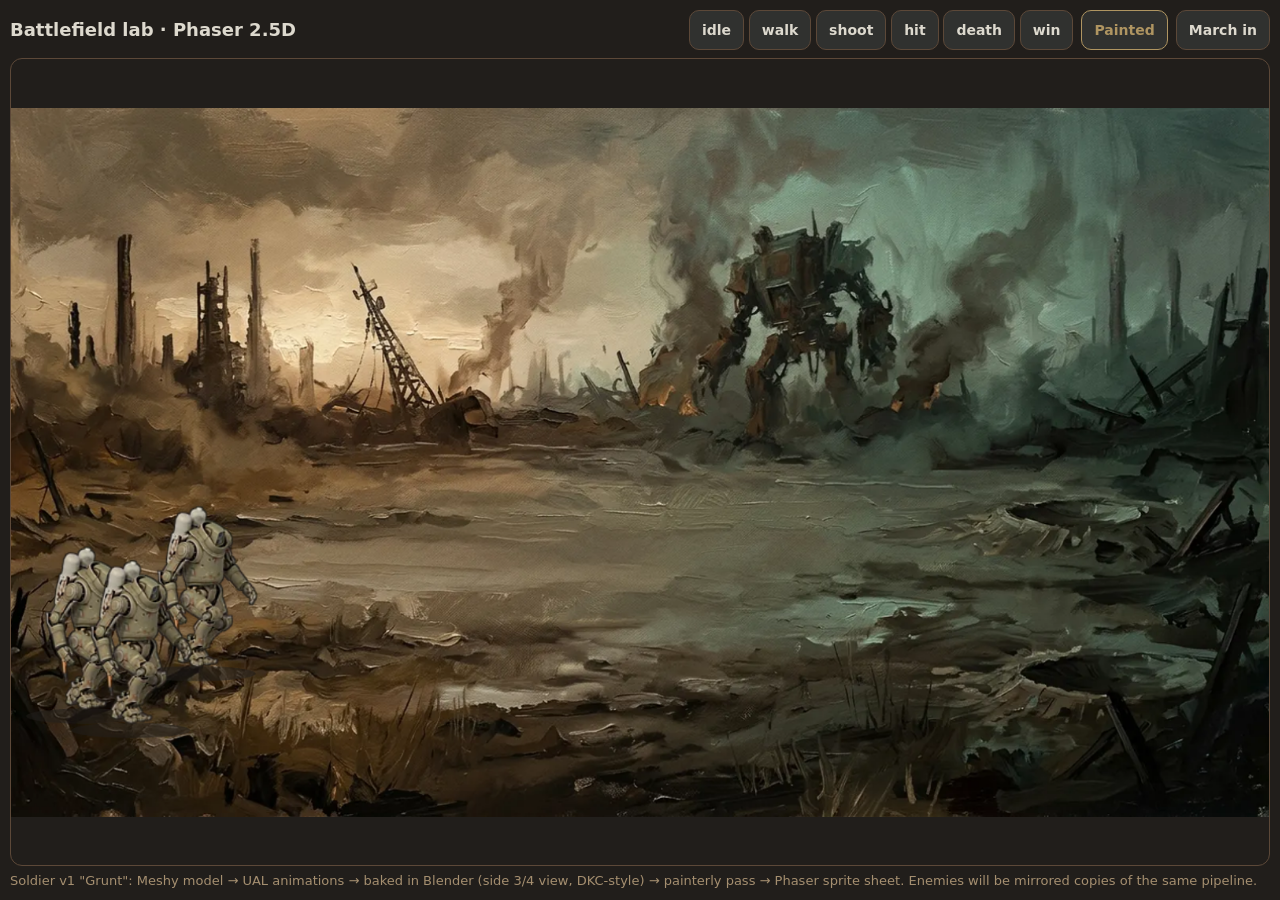
<file: lab/battle.html>
<!doctype html>
<html lang="en"><head><meta charset="utf-8"><meta name="viewport" content="width=device-width,initial-scale=1,viewport-fit=cover">
<title>degenWars · Phaser battlefield lab</title>
<style>
:root{--bg:#211e1b;--ink:#ddd9ce;--mute:#a58f70;--line:#5c4838}
*{box-sizing:border-box}
html,body{margin:0;height:100%;background:var(--bg);color:var(--ink);font:15px/1.4 system-ui,sans-serif}
.wrap{display:flex;flex-direction:column;height:100%;padding:10px max(10px,env(safe-area-inset-left)) max(10px,env(safe-area-inset-bottom))}
header{display:flex;flex-wrap:wrap;gap:8px;align-items:center;margin-bottom:8px}
header b{font-size:18px;margin-right:auto}
button{background:#30312f;color:var(--ink);border:1px solid var(--line);border-radius:10px;padding:8px 12px;min-height:40px;font:600 14px system-ui;cursor:pointer}
button.on{border-color:#af9561;color:#af9561}
#game{flex:1;min-height:0;border:1px solid var(--line);border-radius:12px;overflow:hidden}
p{color:var(--mute);margin:6px 0 0;font-size:13px}
</style></head>
<body><div class="wrap">
<header><b>Battlefield lab · Phaser 2.5D</b>
  <span id="clips"></span>
  <button id="paint" class="on">Painted</button><button id="march">March in</button>
</header>
<div id="game"></div>
<p>Soldier v1 "Grunt": Meshy model → UAL animations → baked in Blender (side 3/4 view, DKC-style) → painterly pass → Phaser sprite sheet. Enemies will be mirrored copies of the same pipeline.</p>
</div>
<script src="../vendor/phaser-3.90.0.min.js"></script>
<script>
{
const UNIT='soldier', BASE='../assets/units/'+UNIT+'/';
let SHEET=null, painted=true, scene=null;
const W=1600, H=900, GROUND=0.80;   // logical size; Phaser scales it to fit

class Field extends Phaser.Scene{
  constructor(){super('field')}
  preload(){
    this.load.image('field','../art/field.webp');
    this.load.spritesheet('u-painted',BASE+"sheet.webp?t="+Date.now(),{frameWidth:SHEET.frameWidth,frameHeight:SHEET.frameHeight});
    this.load.spritesheet('u-raw',BASE+"sheet-raw.webp?t="+Date.now(),{frameWidth:SHEET.frameWidth,frameHeight:SHEET.frameHeight});
  }
  create(){
    scene=this;
    const bg=this.add.image(W/2,H/2,'field');bg.setScale(Math.max(W/bg.width,H/bg.height));
    for(const key of ['u-painted','u-raw'])for(const [name,c] of Object.entries(SHEET.clips)){
      this.anims.create({key:key+':'+name,frames:this.anims.generateFrameNumbers(key,{start:c.row*SHEET.cols,end:c.row*SHEET.cols+c.n-1}),frameRate:c.fps,repeat:c.loop?-1:0});
    }
    this.squad=[];
    const slots=[[0.30,0.80],[0.22,0.86],[0.38,0.88],[0.14,0.82],[0.26,0.93]];
    slots.forEach(([x,y],i)=>{
      const s=this.add.sprite(-120-i*90,H*y,'u-painted').setOrigin(SHEET.foot[0],SHEET.foot[1]);
      const k=H*0.30/SHEET.frameHeight*(0.85+y*0.2);   // a little bigger closer to the camera
      s.setScale(k); s.setDepth(y*1000); s.homeX=W*x; s.i=i; this.squad.push(s);
      // contact shadow: a soft dark ellipse that follows the feet
      s.shadow=this.add.ellipse(s.x,s.y,SHEET.frameWidth*k*0.62,SHEET.frameHeight*k*0.07,0x211e1b,0.55).setDepth(y*1000-1);
    });
    this.march();
  }
  update(){if(this.squad)this.squad.forEach(s=>{s.shadow.x=s.x;s.shadow.y=s.y-2;s.shadow.visible=!(s.anims.currentAnim&&s.anims.currentAnim.key.endsWith(':death')&&s.anims.currentFrame&&s.anims.currentFrame.index>4)})}
  key(){return painted?'u-painted':'u-raw'}
  play(s,clip){s.setTexture(this.key());s.play(this.key()+':'+clip,true)}
  march(){
    this.squad.forEach(s=>{
      this.tweens.killTweensOf(s); s.x=-120-s.i*90; this.play(s,'walk');
      this.tweens.add({targets:s,x:s.homeX,duration:2600+s.i*250,ease:'Linear',onComplete:()=>this.fire(s)});
    });
  }
  fire(s){
    this.play(s,'shoot');
    s.once('animationcomplete',()=>{this.flash(s);this.time.delayedCall(300+Math.random()*700,()=>{if(s.anims.currentAnim&&s.anims.currentAnim.key.endsWith(':shoot'))this.fire(s)})});
  }
  flash(s){   // muzzle flash + tracer at the forearm cannon, in warning orange
    const mx=s.x+s.displayWidth*0.42, my=s.y-s.displayHeight*0.52;
    const f=this.add.circle(mx,my,10,0xf0a040,0.9).setDepth(s.depth+1).setBlendMode('ADD');
    this.tweens.add({targets:f,scale:2.2,alpha:0,duration:120,onComplete:()=>f.destroy()});
    const t=this.add.line(0,0,mx,my,mx+260+Math.random()*200,my+Math.random()*30-15,0xffc070,0.7).setOrigin(0).setLineWidth(2).setDepth(s.depth+1);
    this.tweens.add({targets:t,alpha:0,duration:140,onComplete:()=>t.destroy()});
  }
}

fetch(BASE+'sheet.json',{cache:'no-cache'}).then(r=>r.json()).then(j=>{
  SHEET=j;
  new Phaser.Game({type:Phaser.AUTO,parent:'game',backgroundColor:'#211e1b',scale:{mode:Phaser.Scale.FIT,autoCenter:Phaser.Scale.CENTER_BOTH,width:W,height:H},scene:Field});
  const box=document.getElementById('clips');
  box.innerHTML=Object.keys(j.clips).map(c=>`<button data-c="${c}">${c}</button>`).join(' ');
  box.querySelectorAll('button').forEach(b=>b.onclick=()=>{if(!scene)return;scene.squad.forEach(s=>{scene.tweens.killTweensOf(s);s.x=s.homeX;c=b.dataset.c;c==='shoot'?scene.fire(s):scene.play(s,c)})});
  let c;
  document.getElementById('march').onclick=()=>scene&&scene.march();
  document.getElementById('paint').onclick=e=>{painted=!painted;e.target.classList.toggle('on',painted);e.target.textContent=painted?'Painted':'Raw render';
    if(scene)scene.squad.forEach(s=>{const k=s.anims.currentAnim&&s.anims.currentAnim.key.split(':')[1]||'idle';scene.play(s,k)})};
}).catch(e=>{document.getElementById('game').textContent='Could not load the sprite sheet: '+e.message});
}
</script>
</body></html>
</file>
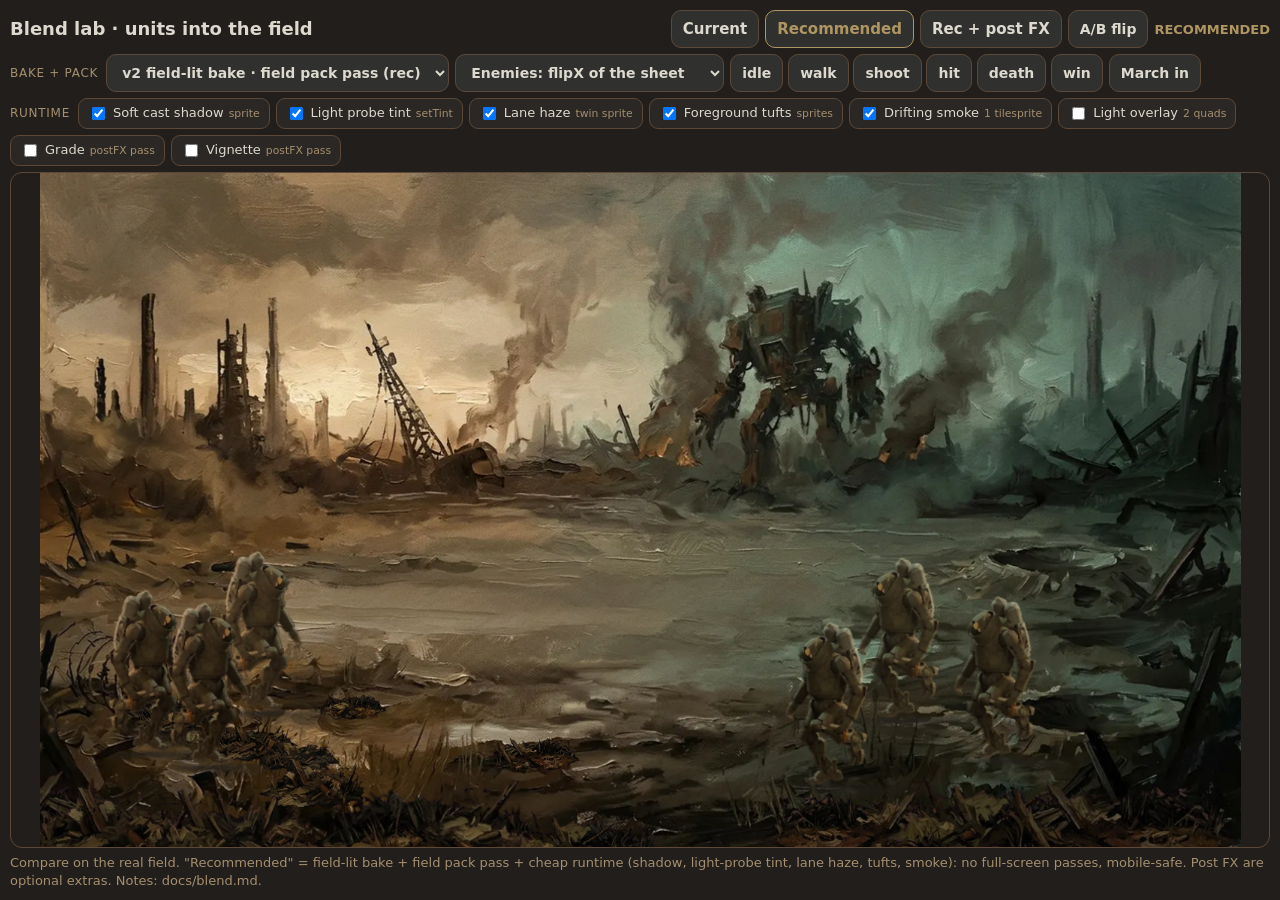
<file: lab/blend.html>
<!doctype html>
<html lang="en"><head><meta charset="utf-8"><meta name="viewport" content="width=device-width,initial-scale=1,viewport-fit=cover">
<title>degenWars · unit / field blend lab</title>
<style>
:root{--bg:#211e1b;--ink:#ddd9ce;--mute:#a58f70;--line:#5c4838;--acc:#af9561}
*{box-sizing:border-box}
html,body{margin:0;height:100%;background:var(--bg);color:var(--ink);font:15px/1.4 system-ui,sans-serif}
.wrap{display:flex;flex-direction:column;height:100%;padding:10px max(10px,env(safe-area-inset-left)) max(10px,env(safe-area-inset-bottom))}
header{display:flex;flex-wrap:wrap;gap:6px;align-items:center;margin-bottom:6px}
header b{font-size:18px;margin-right:auto}
button,select{background:#30312f;color:var(--ink);border:1px solid var(--line);border-radius:10px;padding:6px 11px;min-height:38px;font:600 14px system-ui;cursor:pointer}
button.on{border-color:var(--acc);color:var(--acc)}
.preset{font-size:15px}
.row{display:flex;flex-wrap:wrap;gap:6px;align-items:center;margin-bottom:6px}
.row label{display:inline-flex;align-items:center;gap:5px;background:#2a2724;border:1px solid var(--line);border-radius:9px;padding:5px 9px;font-size:13px;cursor:pointer;user-select:none}
.row label small{color:var(--mute)}
.lyr{color:var(--mute);font-size:12px;text-transform:uppercase;letter-spacing:.06em;margin-right:2px}
#game{flex:1;min-height:0;border:1px solid var(--line);border-radius:12px;overflow:hidden}
p{color:var(--mute);margin:6px 0 0;font-size:13px}
#tag{font:700 13px system-ui;color:var(--acc)}
</style></head>
<body><div class="wrap">
<header><b>Blend lab · units into the field</b>
  <button class="preset" data-p="current">Current</button>
  <button class="preset" data-p="rec">Recommended</button>
  <button class="preset" data-p="recfx">Rec + post FX</button>
  <button id="ab" title="flip between Current and Recommended every 1.5 s">A/B flip</button>
  <span id="tag"></span>
</header>
<div class="row"><span class="lyr">Bake + pack</span>
  <select id="sheet">
    <option value="sheet">v1 bake · old paint pass (current)</option>
    <option value="sheet-raw">v1 bake · raw</option>
    <option value="sheet-v1-field">v1 bake · field pack pass</option>
    <option value="sheet-v2-raw">v2 field-lit bake · raw</option>
    <option value="sheet-v2-painted">v2 field-lit bake · old paint pass</option>
    <option value="sheet-v2">v2 field-lit bake · field pack pass (rec)</option>
  </select>
  <select id="enemy" title="how the enemy squad is made">
    <option value="flip">Enemies: flipX of the sheet</option>
    <option value="left">Enemies: v2 left-facing bake</option>
    <option value="none">Enemies: hidden</option>
  </select>
  <span id="clips"></span><button id="march">March in</button>
</div>
<div class="row"><span class="lyr">Runtime</span>
  <label><input type="checkbox" data-fx="shadow"> Soft cast shadow <small>sprite</small></label>
  <label><input type="checkbox" data-fx="probe"> Light probe tint <small>setTint</small></label>
  <label><input type="checkbox" data-fx="haze"> Lane haze <small>twin sprite</small></label>
  <label><input type="checkbox" data-fx="tufts"> Foreground tufts <small>sprites</small></label>
  <label><input type="checkbox" data-fx="smoke"> Drifting smoke <small>1 tilesprite</small></label>
  <label><input type="checkbox" data-fx="light"> Light overlay <small>2 quads</small></label>
  <label><input type="checkbox" data-fx="grade"> Grade <small>postFX pass</small></label>
  <label><input type="checkbox" data-fx="vignette"> Vignette <small>postFX pass</small></label>
</div>
<div id="game"></div>
<p>Compare on the real field. "Recommended" = field-lit bake + field pack pass + cheap runtime (shadow, light-probe tint, lane haze, tufts, smoke): no full-screen passes, mobile-safe. Post FX are optional extras. Notes: docs/blend.md.</p>
</div>
<script src="../vendor/phaser-3.90.0.min.js"></script>
<script>
{
const BASE='../assets/units/soldier/';
const SHEETS=['sheet','sheet-raw','sheet-v1-field','sheet-v2-raw','sheet-v2-painted','sheet-v2','sheet-v2-left'];
const JSONS={sheet:'sheet.json','sheet-raw':'sheet.json'};      // the v1 raw sheet shares sheet.json
const W=1600,H=900;
const PRESETS={
  current:{sheet:'sheet',enemy:'flip',fx:{}},
  rec:{sheet:'sheet-v2',enemy:'flip',fx:{shadow:1,probe:1,haze:1,tufts:1,smoke:1}},
  recfx:{sheet:'sheet-v2',enemy:'flip',fx:{shadow:1,probe:1,haze:1,tufts:1,smoke:1,light:1,grade:1,vignette:1}},
};
const Q=new URLSearchParams(location.search);
const state={sheet:'sheet',enemy:'flip',fx:{}};
let scene=null, META={};

// palette (docs/art-brief.md)
const PAL={carbon:0x211e1b,charcoal:0x30312f,burnt:0x5c4838,olive:0x62644c,raw:0xa58f70,khaki:0xb6ad94};

function makeCanvas(w,h){const c=document.createElement('canvas');c.width=w;c.height=h;return c}
function rnd(seed){let s=seed>>>0||1;return()=>((s=Math.imul(s^s>>>15,1|s)+0x6D2B79F5|0,((s^s>>>14)>>>0)/4294967296))}

class Field extends Phaser.Scene{
  constructor(){super('field')}
  preload(){
    this.load.image('field','../art/field.webp');
    this.load.image('fgtufts','../art/fg-tufts.webp'); this.load.json('fgtufts-j','../art/fg-tufts.json');
    for(const n of SHEETS)this.load.json('j:'+n,BASE+(JSONS[n]||n+'.json'));
    this.load.on('filecomplete',(key,type,data)=>{
      if(type==='json'&&key.startsWith('j:')){const n=key.slice(2);META[n]=data;
        this.load.spritesheet(n,BASE+n+'.webp',{frameWidth:data.frameWidth,frameHeight:data.frameHeight});}
    });
  }
  create(){
    scene=this;
    const bg=this.add.image(W/2,H/2,'field');this.bgScale=Math.max(W/bg.width,H/bg.height);bg.setScale(this.bgScale);
    this.probeInit(bg);
    for(const n of SHEETS){const j=META[n];for(const [name,c] of Object.entries(j.clips))
      this.anims.create({key:n+':'+name,frames:this.anims.generateFrameNumbers(n,{start:c.row*j.cols,end:c.row*j.cols+c.n-1}),frameRate:c.fps,repeat:c.loop?-1:0});}
    this.makeTextures();
    const tj=this.cache.json.get('fgtufts-j'), tt=this.textures.get('fgtufts'); this.nTufts=tj.frames.length;
    tj.frames.forEach(([x,y,w,h],i)=>tt.add('c'+i,0,x,y,w,h));
    this.squad=[];
    const slots=[[0.30,0.80],[0.22,0.86],[0.38,0.88],[0.14,0.82],[0.26,0.93]];
    const foes=[[0.72,0.81,1],[0.80,0.87,1],[0.66,0.91,1]];
    [...slots,...foes].forEach(([x,y,foe],i)=>{
      const s=this.add.sprite(-120-i*90,H*y,'sheet'); s.enemy=!!foe;
      s.lane=y; s.setDepth(y*1000); s.homeX=W*x; s.i=i; this.squad.push(s);
      s.oldShadow=this.add.ellipse(0,0,10,10,PAL.carbon,0.55).setDepth(y*1000-2);
      s.shadow=this.add.image(0,0,'shadow').setDepth(y*1000-2).setTint(PAL.carbon);
      s.contact=this.add.image(0,0,'shadow').setDepth(y*1000-1).setTint(PAL.carbon);
      s.twin=this.add.sprite(0,0,'sheet').setDepth(y*1000+0.5);
    });
    this.buildTufts(slots);
    this.smoke=this.add.tileSprite(W/2,H*0.64,W,256,'smoke').setScale(1,H*0.40/256).setDepth(950).setAlpha(0.22);   // above the far lane only: smoke drifts between the rows
    this.lightWarm=this.add.image(W/2,H/2,'lightwarm').setDisplaySize(W,H).setDepth(3000).setBlendMode(Phaser.BlendModes.SCREEN);
    this.lightDark=this.add.image(W/2,H/2,'lightdark').setDisplaySize(W,H).setDepth(3001);
    this.apply(); this.march(Q.get('still')==='1');
  }
  // ---- light probe: a 40x23 blurred copy of the painting; sample the colour behind each unit ----
  probeInit(bg){
    const src=bg.texture.getSourceImage(), c=makeCanvas(40,23), g=c.getContext('2d');
    g.filter='blur(1px)'; g.drawImage(src,0,0,40,23); this.probe=g.getImageData(0,0,40,23).data;
  }
  sample(x,y){
    const px=Math.max(0,Math.min(39,Math.floor(x/W*40))), py=Math.max(0,Math.min(22,Math.floor(y/H*23))), o=(py*40+px)*4, d=this.probe;
    return [d[o],d[o+1],d[o+2]];
  }
  makeTextures(){
    // soft shadow: radial falloff
    let c=makeCanvas(128,64), g=c.getContext('2d'), gr=g.createRadialGradient(64,32,0,64,32,64);
    gr.addColorStop(0,'rgba(255,255,255,0.85)');gr.addColorStop(0.45,'rgba(255,255,255,0.45)');gr.addColorStop(1,'rgba(255,255,255,0)');
    g.setTransform(1,0,0,0.5,0,16);g.fillStyle=gr;g.fillRect(0,0,128,128);this.textures.addCanvas('shadow',c);
    // drifting smoke: soft blobs, tiles horizontally, fades top and bottom
    const R=rnd(7); c=makeCanvas(1024,256); g=c.getContext('2d');
    for(let i=0;i<90;i++){const x=R()*1024,y=60+R()*140,r=30+R()*90,a=0.05+R()*0.10,col=R()<0.6?'78,70,56':'96,104,94';
      for(const ox of [-1024,0,1024]){const q=g.createRadialGradient(x+ox,y,0,x+ox,y,r);q.addColorStop(0,`rgba(${col},${a})`);q.addColorStop(1,`rgba(${col},0)`);g.fillStyle=q;g.fillRect(x+ox-r,y-r,r*2,r*2);}}
    g.globalCompositeOperation='destination-in';let v=g.createLinearGradient(0,0,0,256);
    v.addColorStop(0,'rgba(0,0,0,0)');v.addColorStop(0.35,'rgba(0,0,0,1)');v.addColorStop(0.75,'rgba(0,0,0,0.8)');v.addColorStop(1,'rgba(0,0,0,0)');g.fillStyle=v;g.fillRect(0,0,1024,256);
    this.textures.addCanvas('smoke',c);
    // light overlay: the horizon glow (back-left) and the teal smoke sky (right), screen-blended
    c=makeCanvas(400,225); g=c.getContext('2d');
    let q=g.createRadialGradient(90,75,0,90,75,260);q.addColorStop(0,'rgba(120,84,40,0.55)');q.addColorStop(1,'rgba(120,84,40,0)');g.fillStyle=q;g.fillRect(0,0,400,225);
    q=g.createRadialGradient(360,60,0,360,60,220);q.addColorStop(0,'rgba(30,58,52,0.55)');q.addColorStop(1,'rgba(30,58,52,0)');g.fillStyle=q;g.fillRect(0,0,400,225);
    this.textures.addCanvas('lightwarm',c);
    // ...and the darker foreground / edges the painting already has, applied to everything above it
    c=makeCanvas(400,225); g=c.getContext('2d'); v=g.createLinearGradient(0,0,0,225);
    v.addColorStop(0,'rgba(33,30,27,0)');v.addColorStop(0.7,'rgba(33,30,27,0)');v.addColorStop(1,'rgba(33,30,27,0.45)');g.fillStyle=v;g.fillRect(0,0,400,225);
    this.textures.addCanvas('lightdark',c);
    // foreground tufts: dry grass and debris, painted as tapered strokes in field colours
    const cols=['#211e1b','#30312f','#3d3428','#4a4030','#5c4838','#62644c','#52503c'];
    for(let t=0;t<6;t++){
      const R=rnd(101+t*17), w=180, h=90; c=makeCanvas(w,h); g=c.getContext('2d');
      // mud dab at the base
      for(let i=0;i<9;i++){g.fillStyle=cols[(R()*3)|0];g.beginPath();g.ellipse(w*0.15+R()*w*0.7,h-6-R()*6,6+R()*14,3+R()*4,R()-0.5,0,Math.PI*2);g.fill();}
      const n=26+(R()*22|0);
      for(let i=0;i<n;i++){
        const x=w*0.12+R()*w*0.76, bh=18+R()*R()*70, lean=(R()-0.35)*bh*0.7, bw=1.5+R()*3.2;
        g.fillStyle=R()<0.08?'#8a7a5c':cols[(R()*cols.length)|0];
        g.beginPath();g.moveTo(x-bw,h-4);g.quadraticCurveTo(x+lean*0.3,h-4-bh*0.6,x+lean,h-4-bh);g.quadraticCurveTo(x+lean*0.3+bw*0.5,h-4-bh*0.55,x+bw,h-4);g.closePath();g.fill();
      }
      if(t%2){g.fillStyle='#2b2722';g.save();g.translate(w*0.3+R()*w*0.4,h-14);g.rotate(-0.4+R()*0.8);g.fillRect(-26,-4,52,7);g.restore();}   // a broken strut
      this.textures.addCanvas('tuft'+t,c);
    }
  }
  buildTufts(slots){
    this.tufts=[]; const R=rnd(42);
    // painted clumps (tools/gen-foreground.py), tinted a little toward the ground they sit on
    const put=(x,y,depth,k)=>{const t=this.add.image(x,y,'fgtufts','c'+((R()*this.nTufts)|0)).setOrigin(0.5,0.92).setDepth(depth).setScale(k*(0.85+R()*0.3)).setFlipX(R()<0.5);
      const c=this.sample(x,y-10); t.setTint(Phaser.Display.Color.GetColor(...c.map(v=>Math.min(255,110+v*0.75)))); this.tufts.push(t);};
    // a broken row of tufts on each lane's ground line, in front of that lane, so feet sink into the field
    for(const [x0,y] of slots){const k=0.42+(y-0.8)*1.6;put(W*x0+(R()<0.5?-1:1)*(45+R()*30),H*y+6,y*1000+1,k);if(R()<0.6)put(W*x0-150-R()*170,H*y+4+R()*8,y*1000+1,k*0.8);}
    // and a dark foreground band at the bottom edge
    for(let x=-60;x<W+80;x+=150+R()*220)put(x,H+18+R()*20,5000,1.0+R()*0.5);
  }
  apply(){
    const fx=state.fx;
    this.squad.forEach(s=>{s.oldShadow.visible=!fx.shadow;s.shadow.visible=s.contact.visible=!!fx.shadow;s.twin.visible=!!fx.haze;
      const k=s.anims.currentAnim?s.anims.currentAnim.key.split(':')[1]:'walk';this.play(s,k,true)});
    this.tufts.forEach(t=>t.visible=!!fx.tufts);
    this.smoke.visible=!!fx.smoke; this.lightWarm.visible=this.lightDark.visible=!!fx.light;
    const cam=this.cameras.main; cam.postFX.clear();
    if(fx.grade){const cm=cam.postFX.addColorMatrix();cm.saturate(-0.12);cm.brightness(0.95,true);}
    if(fx.vignette)cam.postFX.addVignette(0.5,0.48,0.95,0.32);
    document.querySelectorAll('[data-fx]').forEach(b=>b.checked=!!fx[b.dataset.fx]);
    document.getElementById('sheet').value=state.sheet; document.getElementById('enemy').value=state.enemy;
    const p=Object.entries(PRESETS).find(([,v])=>v.sheet===state.sheet&&v.enemy===state.enemy&&JSON.stringify(Object.keys(v.fx).sort())===JSON.stringify(Object.keys(fx).filter(k=>fx[k]).sort()));
    document.querySelectorAll('.preset').forEach(b=>b.classList.toggle('on',!!p&&b.dataset.p===p[0]));
    document.getElementById('tag').textContent=p?{current:'CURRENT',rec:'RECOMMENDED',recfx:'REC + POST FX'}[p[0]]:'custom';
  }
  play(s,clip,keepFrame){
    const left=s.enemy&&state.enemy==='left', n=left?'sheet-v2-left':state.sheet, j=META[n], k=H*0.30/j.frameHeight*(0.85+s.lane*0.2);
    const flip=s.enemy&&!left; s.visible=!s.enemy||state.enemy!=='none';
    const prog=keepFrame&&s.anims.currentAnim?s.anims.getProgress():0;
    s.setTexture(n).setFlipX(flip).setOrigin(flip?1-j.foot[0]:j.foot[0],j.foot[1]).setScale(k); s.play(n+':'+clip,true);
    if(keepFrame&&prog)s.anims.setProgress(prog);
    s.k=k; s.j=j;
  }
  update(time){
    if(!this.squad)return;
    const fx=state.fx;
    if(this.smoke.visible)this.smoke.tilePositionX=time*0.012;
    this.squad.forEach(s=>{
      const dw=s.j.frameWidth*s.k, dh=s.j.frameHeight*s.k;
      const dead=s.anims.currentAnim&&s.anims.currentAnim.key.endsWith(':death')&&s.anims.currentFrame&&s.anims.currentFrame.index>4;
      s.oldShadow.setPosition(s.x,s.y-2).setDisplaySize(dw*0.62,dh*0.07);
      s.oldShadow.visible=!fx.shadow&&!dead;
      // light comes from the back-left horizon: the cast shadow falls forward and to the right
      s.shadow.setPosition(s.x+dw*0.16,s.y+dh*0.005).setDisplaySize(dw*(dead?1.1:0.95),dh*0.10).setAlpha(0.55);
      s.contact.setPosition(s.x+dw*0.02,s.y).setDisplaySize(dw*(dead?0.9:0.42),dh*0.045).setAlpha(0.75);
      // light probe: tint toward the colour of the painting behind the unit's torso
      if(fx.probe){const c=this.sample(s.x,s.y-dh*0.45), m=Math.max(c[0],c[1],c[2],1), near=(s.lane-0.80)/0.13;
        const dark=0.90-0.12*near;   // the painting's foreground is darker
        s.setTint(Phaser.Display.Color.GetColor(...c.map(v=>Math.round(255*dark*(1-0.30+0.30*v/m)))));}
      else s.clearTint();
      // lane haze: a tint-filled twin in the local air colour; far lanes take more of it
      if(fx.haze){const far=Math.max(0,(0.93-s.lane)/0.13), c=this.sample(s.x,s.y-dh*0.35);
        s.twin.setTexture(s.texture.key,s.frame.name).setOrigin(s.originX,s.originY).setScale(s.scaleX,s.scaleY).setPosition(s.x,s.y).setFlipX(s.flipX)
          .setTintFill(Phaser.Display.Color.GetColor(...c)).setAlpha(0.14*far);}
    });
  }
  march(still){
    this.squad.forEach(s=>{
      if(s.enemy){s.x=s.homeX;this.tweens.killTweensOf(s);this.time.delayedCall(still?0:3000+Math.random()*600,()=>this.fire(s));return;}
      this.tweens.killTweensOf(s); s.x=still?s.homeX:-120-s.i*90; this.play(s,still?'shoot':'walk');
      if(still){this.fire(s);return;}
      this.tweens.add({targets:s,x:s.homeX,duration:2600+s.i*250,ease:'Linear',onComplete:()=>this.fire(s)});
    });
  }
  fire(s){
    this.play(s,'shoot');
    s.once('animationcomplete',()=>{this.flash(s);this.time.delayedCall(300+Math.random()*700,()=>{if(s.anims.currentAnim&&s.anims.currentAnim.key.endsWith(':shoot'))this.fire(s)})});
  }
  flash(s){
    if(!s.visible)return; const d=s.enemy?-1:1, mx=s.x+d*s.displayWidth*0.42, my=s.y-s.displayHeight*0.52;
    const f=this.add.circle(mx,my,10,0xf0a040,0.9).setDepth(s.depth+1).setBlendMode('ADD');
    this.tweens.add({targets:f,scale:2.2,alpha:0,duration:120,onComplete:()=>f.destroy()});
    const t=this.add.line(0,0,mx,my,mx+d*(260+Math.random()*200),my+Math.random()*30-15,0xffc070,0.7).setOrigin(0).setLineWidth(2).setDepth(s.depth+1);
    this.tweens.add({targets:t,alpha:0,duration:140,onComplete:()=>t.destroy()});
  }
}

function setPreset(p){state.sheet=PRESETS[p].sheet;state.enemy=PRESETS[p].enemy;state.fx={...PRESETS[p].fx};if(scene)scene.apply();}
setPreset(Q.get('preset')||'rec');
if(Q.get('sheet'))state.sheet=Q.get('sheet'); if(Q.get('enemy'))state.enemy=Q.get('enemy');
if(Q.get('fx')!==null&&Q.get('fx')!==undefined&&Q.has('fx')){state.fx={};Q.get('fx').split(',').filter(Boolean).forEach(k=>state.fx[k]=1);}
new Phaser.Game({type:Phaser.WEBGL,parent:'game',backgroundColor:'#211e1b',scale:{mode:Phaser.Scale.FIT,autoCenter:Phaser.Scale.CENTER_BOTH,width:W,height:H},scene:Field});

document.querySelectorAll('.preset').forEach(b=>b.onclick=()=>{stopAB();setPreset(b.dataset.p)});
document.querySelectorAll('[data-fx]').forEach(b=>b.onchange=()=>{state.fx[b.dataset.fx]=b.checked?1:0;scene&&scene.apply()});
document.getElementById('sheet').onchange=e=>{state.sheet=e.target.value;scene&&scene.apply()};
document.getElementById('enemy').onchange=e=>{state.enemy=e.target.value;scene&&scene.apply()};
document.getElementById('march').onclick=()=>scene&&scene.march();
const clips=['idle','walk','shoot','hit','death','win'], box=document.getElementById('clips');
box.innerHTML=clips.map(c=>`<button data-c="${c}">${c}</button>`).join(' ');
box.querySelectorAll('button').forEach(b=>b.onclick=()=>{if(!scene)return;const c=b.dataset.c;scene.squad.forEach(s=>{if(!s.visible)return;scene.tweens.killTweensOf(s);s.x=s.homeX;c==='shoot'?scene.fire(s):scene.play(s,c)})});
let abT=null;const abBtn=document.getElementById('ab');
function stopAB(){clearInterval(abT);abT=null;abBtn.classList.remove('on')}
abBtn.onclick=()=>{if(abT){stopAB();return}abBtn.classList.add('on');let f=0;setPreset('current');abT=setInterval(()=>{f^=1;setPreset(f?'rec':'current')},1500)};
}
</script>
</body></html>
</file>
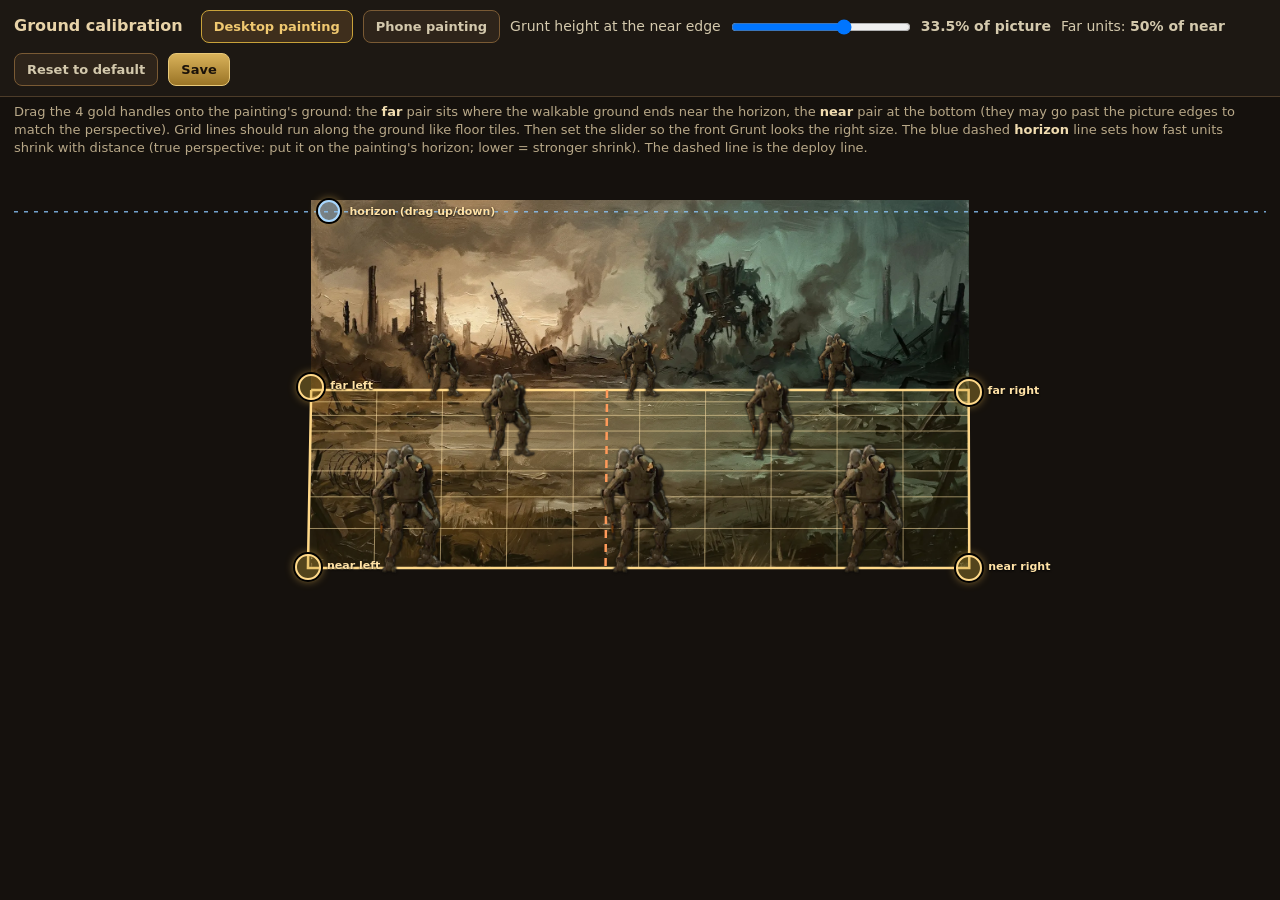
<file: lab/ground.html>
<!doctype html>
<html lang="en"><head><meta charset="utf-8"><meta name="viewport" content="width=device-width,initial-scale=1">
<title>degenWars · ground calibration</title>
<style>
:root{--ivory:#D4C9AD;--ochre:#AF9561;--oxide:#864F3B;--carbon:#211E1B;--gold:#C9A23A}
*{box-sizing:border-box}html,body{margin:0;height:100%;overflow-x:hidden;background:#15110d;color:var(--ivory);font:14px/1.4 system-ui,sans-serif}
.top{display:flex;flex-wrap:wrap;gap:10px;align-items:center;padding:10px 14px;border-bottom:1px solid #4d3c29;background:#1d1813}
.top h1{font-size:16px;margin:0 8px 0 0;color:#e8d3a8}
button{font:600 13px system-ui;padding:8px 12px;border-radius:8px;border:1px solid #7a5a34;background:#2e241a;color:var(--ivory);cursor:pointer}
button.on{border-color:var(--gold);color:#f0c870;background:#3e2e1c}button.save{background:linear-gradient(#d9b25a,#9a7426);color:#1a120a;border-color:#e8c878}
label{display:flex;gap:8px;align-items:center}input[type=range]{width:180px}
.help{padding:6px 14px;color:#b8a888;font-size:13px}.help b{color:#f0dcb0}
#stage{position:relative;margin:0 auto;touch-action:none;user-select:none}
#img{position:absolute;display:block}
#cv{position:absolute;left:0;top:0;pointer-events:none}
.h{position:absolute;width:26px;height:26px;margin:-13px 0 0 -13px;border-radius:50%;background:rgba(201,162,58,.35);border:2px solid #ffd98a;box-shadow:0 0 0 2px #000,0 0 10px rgba(255,200,90,.7);cursor:grab;touch-action:none}
.h.hz{width:22px;height:22px;margin:-11px 0 0 -11px;background:rgba(140,200,255,.35);border-color:#a8d8ff;cursor:ns-resize}
.h span{position:absolute;left:30px;top:2px;white-space:nowrap;font-size:11px;font-weight:700;color:#ffe2a6;text-shadow:0 1px 2px #000}
.ref{position:absolute;background-repeat:no-repeat;pointer-events:none;filter:drop-shadow(0 0 1px #000)}
#status{margin-left:auto;font-weight:700}
</style></head><body>
<div class="top"><h1>Ground calibration</h1>
 <button data-k="field" class="on">Desktop painting</button><button data-k="tall">Phone painting</button>
 <label>Grunt height at the near edge <input id="nearH" type="range" min="0.04" max="0.5" step="0.005"><b id="nearV"></b></label>
 <span>Far units: <b id="farV"></b></span><button id="reset">Reset to default</button><button class="save" id="save">Save</button><span id="status"></span></div>
<div class="help">Drag the 4 gold handles onto the painting's ground: the <b>far</b> pair sits where the walkable ground ends near the horizon, the <b>near</b> pair at the bottom (they may go past the picture edges to match the perspective). Grid lines should run along the ground like floor tiles. Then set the slider so the front Grunt looks the right size. The blue dashed <b>horizon</b> line sets how fast units shrink with distance (true perspective: put it on the painting's horizon; lower = stronger shrink). The dashed line is the deploy line.</div>
<div id="stage"><img id="img" alt=""><canvas id="cv"></canvas></div>
<script src="../ground.js"></script>
<script>
(async()=>{
 await Ground.ready;
 const sheet=await fetch('../assets/units/soldier/sheet-v2.json').then(r=>r.json()).catch(()=>null);
 let key='field',dirty=false;const st=document.getElementById('stage'),img=document.getElementById('img'),cv=document.getElementById('cv'),ctx=cv.getContext('2d');
 const names=['far left','far right','near right','near left'];const hs=names.map((n,i)=>{const d=document.createElement('div');d.className='h';d.innerHTML=`<span>${n}</span>`;st.appendChild(d);d.dataset.i=i;return d});
 const hz=document.createElement('div');hz.className='h hz';hz.dataset.i='hz';hz.innerHTML='<span>horizon (drag up/down)</span>';st.appendChild(hz);
 const REFS=[[.15,1],[.5,1],[.85,1],[.3,.55],[.7,.55],[.2,.08],[.5,.08],[.8,.08]];
 const refs=REFS.map(()=>{const d=document.createElement('div');d.className='ref';st.appendChild(d);return d});
 let box={};
 function layout(){const c=Ground.C[key],px=key==='tall'?.75:.45,py=.1,availW=innerWidth-28,availH=innerHeight-st.getBoundingClientRect().top-12;
  const s=Math.min(availW/(c.iw*(1+2*px)),availH/(c.ih*(1+2*py)));const w=c.iw*s,h=c.ih*s,ox=w*px,oy=h*py;
  box={w,h,ox,oy};st.style.width=(w+2*ox)+'px';st.style.height=(h+2*oy)+'px';
  img.src='../'+c.img;Object.assign(img.style,{left:ox+'px',top:oy+'px',width:w+'px',height:h+'px'});cv.width=w+2*ox;cv.height=h+2*oy;draw()}
 function draw(){const c=Ground.C[key],{w,h,ox,oy}=box;document.getElementById('nearH').value=c.nearH;document.getElementById('nearV').textContent=(c.nearH*100).toFixed(1)+'% of picture';
  c.quad.forEach(([u,v],i)=>{hs[i].style.left=(ox+u*w)+'px';hs[i].style.top=(oy+v*h)+'px'});
  const F=Ground.frame(key,w,h),P=(a,b)=>{const [x,y]=F.toScreen(a,b);return [x+ox,y+oy]};
  hz.style.left=(ox+18)+'px';hz.style.top=(F.horizon+oy)+'px';
  document.getElementById('farV').textContent=Math.round(F.farScale*100)+'% of near';
  ctx.clearRect(0,0,cv.width,cv.height);
  ctx.setLineDash([4,6]);ctx.lineWidth=1.5;ctx.strokeStyle='rgba(140,200,255,.8)';ctx.beginPath();ctx.moveTo(0,F.horizon+oy);ctx.lineTo(cv.width,F.horizon+oy);ctx.stroke();ctx.setLineDash([]);
  ctx.fillStyle='rgba(201,162,58,.10)';ctx.beginPath();[[0,0],[1,0],[1,1],[0,1]].forEach(([a,b],k)=>{const p=P(a,b);k?ctx.lineTo(...p):ctx.moveTo(...p)});ctx.closePath();ctx.fill();
  ctx.lineWidth=1;ctx.strokeStyle='rgba(255,226,166,.55)';
  for(let i=0;i<=10;i++){const a=i/10;ctx.beginPath();ctx.moveTo(...P(a,0));for(let k=1;k<=20;k++)ctx.lineTo(...P(a,k/20));ctx.stroke()}
  for(let j=0;j<=8;j++){const b=j/8;ctx.beginPath();ctx.moveTo(...P(0,b));ctx.lineTo(...P(1,b));ctx.stroke()}
  ctx.lineWidth=2.5;ctx.strokeStyle='#ffd98a';ctx.beginPath();[[0,0],[1,0],[1,1],[0,1],[0,0]].forEach(([a,b],k)=>{const p=P(a,b);k?ctx.lineTo(...p):ctx.moveTo(...p)});ctx.stroke();
  ctx.setLineDash([8,6]);ctx.strokeStyle='#ff9a5a';ctx.beginPath();ctx.moveTo(...P(.45,0));ctx.lineTo(...P(.45,1));ctx.stroke();ctx.setLineDash([]);
  if(!sheet)return;const fw=sheet.frameWidth,fh=sheet.frameHeight,rows=1+Math.max(...Object.values(sheet.clips).map(c=>c.row)),r=sheet.clips.idle.row;
  REFS.forEach(([a,b],i)=>{const d=refs[i],[x,y]=P(a,b),hpx=fh/sheet.ppm*F.pxPerM(b),wpx=hpx*fw/fh;
   Object.assign(d.style,{width:wpx+'px',height:hpx+'px',left:(x-sheet.foot[0]*wpx)+'px',top:(y-sheet.foot[1]*hpx)+'px',zIndex:Math.round(b*100),
    backgroundImage:'url(../assets/units/soldier/sheet-v2.webp)',backgroundSize:`${sheet.cols*100}% ${rows*100}%`,backgroundPosition:`0% ${rows>1?r/(rows-1)*100:0}%`})})}
 let drag=null;
 st.addEventListener('pointerdown',e=>{const h=e.target.closest('.h');if(!h)return;drag=h.dataset.i==='hz'?'hz':+h.dataset.i;h.setPointerCapture(e.pointerId);e.preventDefault()});
 st.addEventListener('pointermove',e=>{if(drag==null)return;const r=st.getBoundingClientRect(),{w,h,ox,oy}=box;
  if(drag==='hz')Ground.C[key].horizon=+((e.clientY-r.top-oy)/h).toFixed(4);
  else Ground.C[key].quad[drag]=[+((e.clientX-r.left-ox)/w).toFixed(4),+((e.clientY-r.top-oy)/h).toFixed(4)];dirty=true;msg('unsaved','#ffb36a');draw()});
 st.addEventListener('pointerup',()=>drag=null);st.addEventListener('pointercancel',()=>drag=null);
 document.getElementById('nearH').oninput=e=>{Ground.C[key].nearH=+e.target.value;dirty=true;msg('unsaved','#ffb36a');draw()};
 document.querySelectorAll('[data-k]').forEach(b=>b.onclick=()=>{key=b.dataset.k;document.querySelectorAll('[data-k]').forEach(x=>x.classList.toggle('on',x===b));layout()});
 document.getElementById('reset').onclick=()=>{Ground.C[key].quad=JSON.parse(JSON.stringify(Ground.DEF[key].quad));Ground.C[key].nearH=Ground.DEF[key].nearH;delete Ground.C[key].horizon;dirty=true;msg('unsaved','#ffb36a');draw()};
 const msg=(t,c)=>{const s=document.getElementById('status');s.textContent=t;s.style.color=c};
 document.getElementById('save').onclick=async()=>{const out={};for(const k of ['field','tall'])out[k]={quad:Ground.C[k].quad,nearH:Ground.C[k].nearH,horizon:+Ground.horizonOf(Ground.C[k]).toFixed(4)};
  try{const r=await fetch('/api/ground',{method:'POST',headers:{'Content-Type':'application/json'},body:JSON.stringify(out)});if(!r.ok)throw new Error(r.status);dirty=false;msg('saved ✓ (both paintings)','#9be07a')}
  catch(e){msg('save failed: '+e.message,'#ff6b6b')}};
 addEventListener('beforeunload',e=>{if(dirty){e.preventDefault();e.returnValue=''}});
 addEventListener('resize',layout);layout();
})();
</script></body></html>
</file>
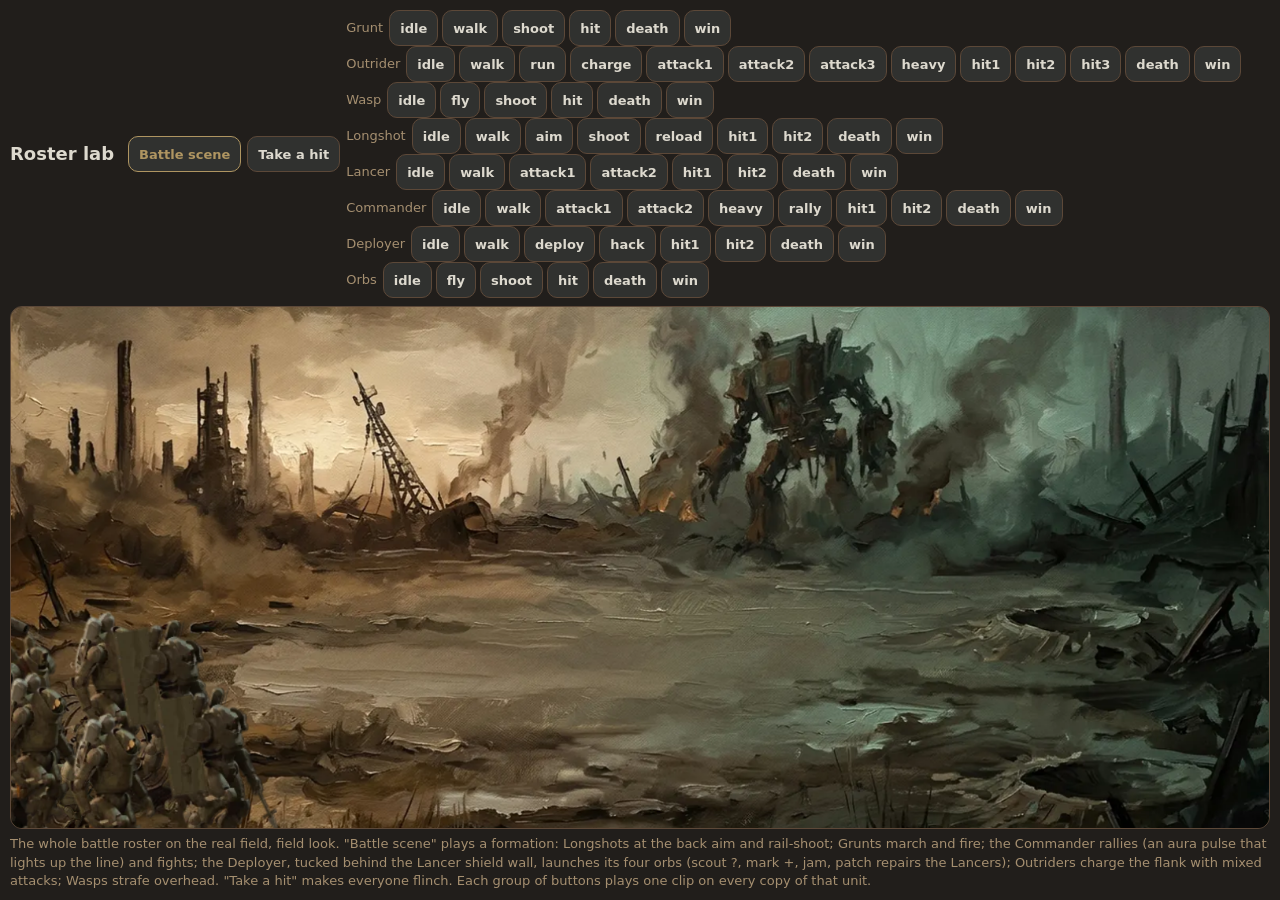
<file: lab/roster.html>
<!doctype html>
<html lang="en"><head><meta charset="utf-8"><meta name="viewport" content="width=device-width,initial-scale=1,viewport-fit=cover">
<title>degenWars · Roster lab</title>
<style>
:root{--bg:#211e1b;--ink:#ddd9ce;--mute:#a58f70;--line:#5c4838}
*{box-sizing:border-box}
html,body{margin:0;height:100%;background:var(--bg);color:var(--ink);font:15px/1.4 system-ui,sans-serif}
.wrap{display:flex;flex-direction:column;height:100%;padding:10px max(10px,env(safe-area-inset-left)) max(10px,env(safe-area-inset-bottom))}
header{display:flex;flex-wrap:wrap;gap:6px;align-items:center;margin-bottom:8px}
header b{font-size:18px;margin-right:8px}
.grp{display:flex;flex-wrap:wrap;gap:4px;align-items:center;margin-right:10px}
.grp span{color:var(--mute);font-size:13px;margin-right:2px}
button{background:#30312f;color:var(--ink);border:1px solid var(--line);border-radius:10px;padding:6px 10px;min-height:36px;font:600 13px system-ui;cursor:pointer}
button.go{border-color:#af9561;color:#af9561}
#game{flex:1;min-height:0;border:1px solid var(--line);border-radius:12px;overflow:hidden}
p{color:var(--mute);margin:6px 0 0;font-size:13px}
</style></head>
<body><div class="wrap">
<header><b>Roster lab</b><button id="go" class="go">Battle scene</button><button id="hit">Take a hit</button><span id="units"></span></header>
<div id="game"></div>
<p>The whole battle roster on the real field, field look. "Battle scene" plays a formation: Longshots at the back aim and rail-shoot; Grunts march and fire; the Commander rallies (an aura pulse that lights up the line) and fights; the Deployer, tucked behind the Lancer shield wall, launches its four orbs (scout ?, mark +, jam, patch repairs the Lancers); Outriders charge the flank with mixed attacks; Wasps strafe overhead. "Take a hit" makes everyone flinch. Each group of buttons plays one clip on every copy of that unit.</p>
</div>
<script src="../vendor/phaser-3.90.0.min.js"></script>
<script>
{
// every sheet in the lab: id -> path under assets/units (the orb is one model in four role colours)
const SHEET={soldier:'soldier/sheet-v2',outrider:'outrider/sheet-v2',drone:'drone/sheet-v2',sniper:'sniper/sheet-v2',lancer:'lancer/sheet-v2',
  commander:'commander/sheet-v2',hacker:'hacker/sheet-v2','orb-scout':'orb/sheet-scout','orb-mark':'orb/sheet-mark','orb-jam':'orb/sheet-jam','orb-patch':'orb/sheet-patch'};
const UNITS=Object.keys(SHEET);
const KIND=u=>u.startsWith('orb-')?'orb':u;             // clip buttons are per kind: one "orb" group drives all four roles
const NAME={soldier:'Grunt',outrider:'Outrider',drone:'Wasp',sniper:'Longshot',lancer:'Lancer',commander:'Commander',hacker:'Deployer',orb:'Orbs'};
const FLYER={drone:true,'orb-scout':true,'orb-mark':true,'orb-jam':true,'orb-patch':true};   // sprite hovers above its foot point; shadow stays on the ground
const ROLE={'orb-scout':{c:0x6f8fa0,x:0.72,y:0.78},'orb-mark':{c:0xc0392b,x:0.67,y:0.85},'orb-jam':{c:0xe0a526,x:0.77,y:0.91},'orb-patch':{c:0x8fbf4a,x:0.56,y:0.84}};
const W=1600,H=900, META={};
const QS=new URLSearchParams(location.search), STILL=QS.get('still')==='1';
const HOLD=STILL&&QS.get('hold')==='1'?1e5:1;           // ?still=1&hold=1 freezes the effects, for checking where they sit
// Outrider melee. f = contact frame (1-based), dx/dy = drill tip from the foot point in metres (facing right, y up is negative).
const ATK={attack1:{f:3,dx:1.25,dy:-1.75},attack2:{f:3,dx:2.25,dy:-0.74},attack3:{f:4,dx:1.3,dy:-0.66},heavy:{f:4,dx:0.62,dy:0,heavy:true}};
const PPM=H*0.09;                                       // world scale: screen px per metre before the lane perspective
const VARIANTS=['attack1','attack2','attack3'], HEAVY='heavy', HEAVY_EVERY=4, HITS=['hit1','hit2','hit3','hit'];
const MUZZLE={drone:[0.30,0.38]};                       // chin gun from the foot point: x in display widths, y in display heights (up)
const ORANGE=0xf0a040;
const has=(u,c)=>!!(META[u]&&META[u].clips[c]);
const pick=(list,last)=>{const v=list.length>1?list.filter(x=>x!==last):list;return v[Math.floor(Math.random()*v.length)]};
let scene=null;

class Field extends Phaser.Scene{
  constructor(){super('field')}
  preload(){
    this.load.image('field','../art/field.webp');
    this.load.image('fgtufts','../art/fg-tufts.webp'); this.load.json('fgtufts-j','../art/fg-tufts.json');
    for(const u of UNITS)this.load.spritesheet(u,`../assets/units/${SHEET[u]}.webp?t=${Date.now()}`,{frameWidth:META[u].frameWidth,frameHeight:META[u].frameHeight});
  }
  create(){
    scene=this;
    const bg=this.add.image(W/2,H/2,'field');bg.setScale(Math.max(W/bg.width,H/bg.height));
    for(const u of UNITS){const j=META[u];for(const [n,c] of Object.entries(j.clips))
      this.anims.create({key:u+':'+n,frames:this.anims.generateFrameNumbers(u,{start:c.row*j.cols,end:c.row*j.cols+c.n-1}),frameRate:c.fps,repeat:c.loop?-1:0});}
    // soft round shadow texture
    const g=this.make.graphics({x:0,y:0,add:false});for(let i=16;i>0;i--){g.fillStyle(0x211e1b,0.06);g.fillEllipse(64,16,128*i/16,32*i/16)}g.generateTexture('shadow',128,32);
    const tj=this.cache.json.get('fgtufts-j'), tt=this.textures.get('fgtufts');tj.frames.forEach(([x,y,w,h],i)=>tt.add('c'+i,0,x,y,w,h));
    this.army=[];
    const add=(u,x,y)=>{const j=META[u],fly=!!FLYER[u],s=this.add.sprite(0,H*y,u).setOrigin(j.foot[0],j.foot[1]);
      // a sheet that knows its world scale (ppm = sheet px per metre, tools/pack-unit.py) is drawn at it; older sheets fit their frame height
      const k=(j.ppm?PPM/j.ppm:H*0.30/j.frameHeight)*(0.85+y*0.2), sw=(j.ppm?3.2*j.ppm:j.frameWidth)*k, sh=(j.ppm?3.4*j.ppm:j.frameHeight)*k;s.setScale(k).setDepth(y*1000+(fly?60:0));s.u=u;s.homeX=W*x;s.lane=y;s.fly=fly;s.seq=0;s.loop=null;
      s.shadow=this.add.image(0,0,'shadow').setDepth(y*1000-1).setAlpha(fly?0.4:0.8);s.shadow.setDisplaySize(sw*(fly?0.42:0.7),sh*(fly?0.055:0.09));s.m=j.ppm?j.ppm*k:sh/3.4;   // s.m = screen px per metre
      this.army.push(s);return s};
    // formation, back to front: Longshots, Grunts, Commander, Deployer behind the Lancer shield wall; Outriders charge the flank, flyers overhead
    const F={sniper:[[0.13,0.81],[0.09,0.91]],soldier:[[0.28,0.80],[0.23,0.89],[0.32,0.95]],commander:[[0.36,0.85]],hacker:[[0.43,0.88]],
      lancer:[[0.52,0.82],[0.50,0.92]],outrider:[[0.46,0.83],[0.42,0.93]],drone:[[0.61,0.81],[0.55,0.90]]};
    for(const [u,list] of Object.entries(F))if(has(u,'idle'))list.forEach(([x,y])=>add(u,x,y));
    // the Deployer's orbs: hidden until it launches them
    this.orbs=[];for(const u of Object.keys(ROLE))if(has(u,'idle')){const o=add(u,ROLE[u].x,ROLE[u].y);o.role=ROLE[u];o.setVisible(false);o.shadow.setVisible(false);this.orbs.push(o)}
    // foreground tufts over the feet
    for(let i=0;i<9;i++){const f=this.add.image(80+i*180+Math.random()*60,H*(0.95+Math.random()*0.04),'fgtufts','c'+(i%tj.frames.length));f.setOrigin(0.5,1).setScale(0.55).setDepth(2000)}
    if(STILL)this.still();else this.battle();
  }
  // ?still=1 places everyone for a headless screenshot. Optional &pose=<clip>:<frame> freezes the Outriders on one frame.
  still(){const [pc,pf]=(QS.get('pose')||'').split(':');
    const POSE={sniper:'aim',lancer:'attack1',commander:'rally',hacker:'hack'};
    for(const s of this.army){s.x=s.u==='outrider'?W*0.79+(s.lane-0.8)*200:s.homeX;
      if(s.role){s.setVisible(true);s.shadow.setVisible(true)}
      const c=s.u==='outrider'?(has(s.u,pc)?pc:'charge'):s.role?'idle':(POSE[s.u]||'shoot');this.play(s,c);
      if(s.u==='outrider'&&pf!==undefined&&pf!==''){const fr=s.anims.currentAnim.frames[+pf];if(fr)s.anims.pause(fr);if(ATK[c])this.impact(s,ATK[c])}
      if(s.fly&&HOLD>1)this.tracer(s)}
  }
  update(){for(const s of this.army){s.shadow.x=s.x+(s.fly?0:6);s.shadow.y=s.y-2;const a=s.anims.currentAnim;s.shadow.visible=s.visible&&(s.fly||!(a&&a.key.endsWith(':death')&&s.anims.currentFrame&&s.anims.currentFrame.index>4))}}
  play(s,c){if(this.anims.exists(s.u+':'+c))s.play(s.u+':'+c,true)}
  // Every behaviour chain belongs to one "seq". stop() starts a new one, so callbacks left over from the old chain do nothing.
  stop(s){s.seq++;s.loop=null;this.tweens.killTweensOf(s);s.off('animationupdate');s.clearTint()}
  after(s,c,fn){const q=s.seq;s.once('animationcomplete-'+s.u+':'+c,()=>{if(s.seq===q)fn()})}
  wait(s,ms,fn){const q=s.seq;this.time.delayedCall(ms,()=>{if(s.seq===q)fn()})}
  begin(s,loop){s.loop=loop;loop()}                     // s.loop = what to go back to after a hit reaction
  // walk a ground unit in from the left edge to its formation spot, then start its behaviour loop
  march(s,ms,delay,then){s.x=-150-Math.random()*220;this.play(s,'walk');
    this.tweens.add({targets:s,x:s.homeX,duration:ms,delay,onComplete:()=>this.begin(s,then)})}
  battle(){let nd=0;
    for(const o of this.orbs){this.stop(o);o.setVisible(false);o.shadow.setVisible(false);o.launched=false}
    for(const s of this.army){if(s.role)continue;this.stop(s);s.setFlipX(false);
      if(s.u==='soldier')this.march(s,2600,0,()=>this.fire(s));
      else if(s.u==='sniper')this.march(s,2400,300,()=>this.snipe(s));
      else if(s.u==='lancer')this.march(s,2900,0,()=>this.guard(s));
      else if(s.u==='commander')this.march(s,3000,200,()=>this.command(s,true));
      else if(s.u==='hacker')this.march(s,2800,400,()=>this.deploy(s));
      else if(s.fly){s.x=-220-(nd++)*190;this.play(s,'fly');
        this.tweens.add({targets:s,x:s.homeX,duration:2700,delay:1300,ease:'Sine.easeOut',onComplete:()=>this.begin(s,()=>this.strafe(s))});}
      else{s.x=-300;s.nAtk=0;s.lastAtk=null;this.play(s,'run');
        this.tweens.add({targets:s,x:W*0.74+(s.lane-0.8)*200,duration:1900,delay:900,ease:'Sine.easeIn',onComplete:()=>this.charge(s)});}
    }
  }
  fire(s){this.play(s,'shoot');this.after(s,'shoot',()=>{this.flash(s);this.wait(s,300+Math.random()*700,()=>this.fire(s))})}
  charge(s){this.play(s,'charge');this.tweens.add({targets:s,x:s.x+70,duration:420,ease:'Quad.easeOut'});
    this.after(s,'charge',()=>{this.shake(90,0.003);this.begin(s,()=>this.attack(s))})}
  // Outrider melee loop: a random variant, never the same twice running; every HEAVY_EVERY-th blow is the heavy one.
  attack(s){s.nAtk=(s.nAtk||0)+1;
    const v=VARIANTS.filter(c=>has(s.u,c)), heavy=has(s.u,HEAVY)&&s.nAtk%HEAVY_EVERY===0;
    const c=heavy?HEAVY:(v.length?pick(v,s.lastAtk):'attack');if(!heavy)s.lastAtk=c;
    if(!has(s.u,c))return;
    this.strike(s,c);this.after(s,c,()=>this.wait(s,(heavy?450:250)+Math.random()*500,()=>this.attack(s)))}
  // play one attack clip and fire the impact puff when it reaches its contact frame
  strike(s,c){const a=ATK[c],q=s.seq,key=s.u+':'+c;this.play(s,c);if(!a)return;
    const up=(anim,frame)=>{if(s.seq!==q||anim.key!==key){s.off('animationupdate',up);return}
      if(frame.index>=a.f){s.off('animationupdate',up);this.impact(s,a)}};
    s.on('animationupdate',up)}
  // ---- Longshot: aim, a long rail shot across the field, sometimes reload ----
  snipe(s){s.nShot=(s.nShot||0)+1;this.play(s,'aim');
    this.wait(s,700+Math.random()*900,()=>{this.play(s,'shoot');
      this.after(s,'shoot',()=>{this.rail(s);
        if(s.nShot%3===0&&has(s.u,'reload')){this.play(s,'reload');this.after(s,'reload',()=>this.snipe(s))}else this.snipe(s)})})}
  rail(s){const dir=s.flipX?-1:1,mx=s.x+dir*1.55*s.m,my=s.y-1.95*s.m,d=s.depth+1;
    this.fade(this.add.circle(mx,my,9,ORANGE,0.95).setDepth(d).setBlendMode('ADD'),{scale:2.6,alpha:0},140);
    this.fade(this.add.line(0,0,mx,my,mx+dir*(W*0.75),my+Math.random()*40-10,0xffd090,0.9).setOrigin(0).setLineWidth(3).setDepth(d),{alpha:0},220);
    this.shake(50,0.0012)}
  // ---- Lancer: holds the shield wall, jabs with the pike now and then ----
  guard(s){this.play(s,'idle');this.wait(s,900+Math.random()*1600,()=>{
    const c=pick(['attack1','attack2'].filter(x=>has(s.u,x)),s.lastAtk);s.lastAtk=c;this.play(s,c);this.after(s,c,()=>this.guard(s))})}
  // ---- Commander: rallies (an aura pulse that lights up the line), then fights; rallies again every few blows ----
  command(s,first){if(first||s.nCmd%5===0){this.play(s,'rally');this.after(s,'rally',()=>{this.aura(s);s.nCmd=1;this.wait(s,400,()=>this.command(s))});return}
    s.nCmd++;const heavy=s.nCmd%4===0&&has(s.u,'heavy'),c=heavy?'heavy':pick(['attack1','attack2'].filter(x=>has(s.u,x)),s.lastAtk);
    if(!heavy)s.lastAtk=c;this.play(s,'idle');
    this.wait(s,700+Math.random()*1100,()=>{this.play(s,c);this.after(s,c,()=>{if(heavy)this.shake(140,0.004);this.command(s)})})}
  aura(s){const y=s.y-4,d=s.depth-3;
    for(let i=0;i<2;i++)this.time.delayedCall(i*180,()=>this.fade(this.add.ellipse(s.x,y,40,12,ORANGE,0).setStrokeStyle(3,ORANGE,0.9).setDepth(d),{scaleX:14,scaleY:9,alpha:0},900));
    for(const o of this.army)if(o!==s&&!o.fly&&o.visible&&Math.abs(o.x-s.x)<W*0.22){o.setTint(0xffc070);this.time.delayedCall(260,()=>o.clearTint())}}
  // ---- Deployer: launches its orbs one by one, then keeps hacking ----
  deploy(s){const next=this.orbs.find(o=>!o.launched);
    if(!next){this.play(s,'hack');return}
    this.play(s,'deploy');this.after(s,'deploy',()=>{this.launch(s,next);this.wait(s,200,()=>this.deploy(s))})}
  launch(s,o){o.launched=true;this.stop(o);o.x=s.x+0.3*s.m;o.setVisible(true).setAlpha(0);o.shadow.setVisible(true);this.play(o,'fly');
    this.tweens.add({targets:o,alpha:1,duration:200});
    this.tweens.add({targets:o,x:o.homeX,duration:1300+Math.random()*500,ease:'Sine.easeInOut',onComplete:()=>this.begin(o,()=>this.orbit(o))})}
  // an orb hovers, then pulses its role at a spot on the ground ahead: scout = scan, mark = crosshair, jam = jagged ring, patch = repair on the wall
  orbit(o){this.play(o,'idle');this.wait(o,900+Math.random()*1400,()=>{this.play(o,'shoot');this.after(o,'shoot',()=>{this.pulse(o);this.orbit(o)})})}
  pulse(o){const c=o.role.c,ox=o.x,oy=o.y-1.6*o.m,patch=o.u==='orb-patch',tx=patch?ox-0.2*o.m:ox+(1.2+Math.random()*1.4)*o.m,ty=o.y+4,d=o.depth+1;
    this.fade(this.add.line(0,0,ox,oy,tx,ty,c,0.75).setOrigin(0).setLineWidth(2).setDepth(d),{alpha:0},260);
    const r=this.add.ellipse(tx,ty,26,8,c,0).setStrokeStyle(2,c,0.95).setDepth(d-2);this.fade(r,{scaleX:3.2,scaleY:3.2,alpha:0},520);
    if(o.u==='orb-mark')this.fade(this.add.text(tx,ty-20,'+',{font:'bold 26px system-ui',color:'#e05a40'}).setOrigin(0.5).setDepth(d),{y:ty-50,alpha:0},600);
    if(o.u==='orb-scout')this.fade(this.add.text(tx,ty-20,'?',{font:'bold 22px system-ui',color:'#9fc3d4'}).setOrigin(0.5).setDepth(d),{y:ty-48,alpha:0},600);
    if(patch)for(const u of this.army)if(u.u==='lancer'&&u.visible){u.setTint(0xb8e07a);this.time.delayedCall(240,()=>u.clearTint())}}
  // Wasp: hover, fire a burst, hover
  strafe(s){this.play(s,'idle');this.wait(s,500+Math.random()*900,()=>{this.play(s,'shoot');this.after(s,'shoot',()=>{this.tracer(s);this.strafe(s)})})}
  // hit demo: a random hit reaction (not the same twice running), then back to whatever the unit was doing
  hurt(s){const a=s.anims.currentAnim;if(!s.visible||(a&&a.key.endsWith(':death')))return;
    const hs=HITS.filter(c=>has(s.u,c));if(!hs.length)return;
    if(!s.loop&&this.tweens.isTweening(s))return;        // still marching in or mid-charge: let it arrive first
    const c=s.lastHit=pick(hs,s.lastHit), resume=s.loop;
    this.stop(s);s.loop=resume;s.setTint(0xffb070);this.wait(s,90,()=>s.clearTint());
    this.tweens.add({targets:s,x:s.x-(s.flipX?-9:9),duration:70,yoyo:true,ease:'Quad.easeOut'});
    s.anims.stop();this.play(s,c);this.after(s,c,()=>resume?resume():this.play(s,'idle'))}
  shake(ms,amt){if(!STILL)this.cameras.main.shake(ms,amt)}
  fade(o,to,ms){this.tweens.add({targets:o,...to,duration:ms*HOLD,ease:'Quad.easeOut',onComplete:()=>o.destroy()})}
  // drill contact: a flash and a few sparks in warning orange, no textures. Heavy = ground stab, sparks fan upwards.
  impact(s,a){const dir=s.flipX?-1:1,x=s.x+dir*a.dx*s.m,y=s.y+a.dy*s.m,big=!!a.heavy,d=s.depth+1;
    this.fade(this.add.circle(x,y,big?15:10,ORANGE,0.85).setDepth(d).setBlendMode('ADD'),{scale:big?2.6:1.9,alpha:0},big?210:130);
    for(let i=0,n=big?9:5;i<n;i++){
      const ang=big?-Math.PI*(0.12+0.76*Math.random()):(Math.random()-0.5)*2.0, r=(big?64:40)*(0.45+Math.random()), z=big?5:4;
      this.fade(this.add.rectangle(x,y,z,z,ORANGE,0.95).setDepth(d).setAngle(Math.random()*90),
        {x:x+dir*Math.cos(ang)*r,y:y+Math.sin(ang)*r+(big?0:10),alpha:0,scale:0.4},200+Math.random()*180)}
    if(big)this.fade(this.add.ellipse(x,y+2,26,7,ORANGE,0.35).setDepth(d-2),{scaleX:4.2,scaleY:2.2,alpha:0},320);
    this.shake(big?160:60,big?0.0055:0.0015)}
  flash(s){const mx=s.x+s.displayWidth*0.42,my=s.y-s.displayHeight*0.52;
    const f=this.add.circle(mx,my,10,0xf0a040,0.9).setDepth(s.depth+1).setBlendMode('ADD');this.tweens.add({targets:f,scale:2.2,alpha:0,duration:120,onComplete:()=>f.destroy()});
    const t=this.add.line(0,0,mx,my,mx+260+Math.random()*200,my+Math.random()*30-15,0xffc070,0.7).setOrigin(0).setLineWidth(2).setDepth(s.depth+1);this.tweens.add({targets:t,alpha:0,duration:140,onComplete:()=>t.destroy()})}
  // Wasp chin gun: orange tracer angled slightly down at the ground ahead
  tracer(s){const m=MUZZLE[s.u]||[0.3,0.38],dir=s.flipX?-1:1,mx=s.x+dir*s.displayWidth*m[0],my=s.y-s.displayHeight*m[1],d=s.depth+1;
    this.fade(this.add.circle(mx,my,7,ORANGE,0.9).setDepth(d).setBlendMode('ADD'),{scale:2,alpha:0},110);
    const len=300+Math.random()*180;
    this.fade(this.add.line(0,0,mx,my,mx+dir*len,my+len*0.2+Math.random()*16-8,ORANGE,0.8).setOrigin(0).setLineWidth(2).setDepth(d),{alpha:0},150)}
}

Promise.all(UNITS.map(u=>fetch(`../assets/units/${SHEET[u]}.json`,{cache:'no-cache'}).then(r=>r.json()).then(j=>META[u]=j).catch(()=>{}))).then(()=>{
  for(const u of UNITS)if(!META[u]){delete SHEET[u];UNITS.splice(UNITS.indexOf(u),1)}   // a unit whose sheet is missing is simply left out
  new Phaser.Game({type:Phaser.AUTO,parent:'game',backgroundColor:'#211e1b',scale:{mode:Phaser.Scale.FIT,autoCenter:Phaser.Scale.CENTER_BOTH,width:W,height:H},scene:Field});
  const box=document.getElementById('units'), kinds=[...new Set(UNITS.map(KIND))];
  box.innerHTML=kinds.map(k=>{const u=UNITS.find(x=>KIND(x)===k);return `<span class="grp"><span>${NAME[k]||k}</span>${Object.keys(META[u].clips).map(c=>`<button data-k="${k}" data-c="${c}">${c}</button>`).join('')}</span>`}).join('');
  box.querySelectorAll('button').forEach(b=>b.onclick=()=>{if(!scene)return;const c=b.dataset.c;
    for(const s of scene.army)if(KIND(s.u)===b.dataset.k){scene.stop(s);s.x=s.homeX;if(s.role){s.setVisible(true).setAlpha(1);s.shadow.setVisible(true)}
      if(c==='shoot'&&s.fly){scene.play(s,c);scene.after(s,c,()=>scene.tracer(s))}
      else if(c==='shoot'&&s.u==='soldier')scene.begin(s,()=>scene.fire(s));
      else if(c==='shoot'&&s.u==='sniper'){scene.play(s,c);scene.after(s,c,()=>scene.rail(s))}
      else if(c==='shoot'&&s.role){scene.play(s,c);scene.after(s,c,()=>scene.pulse(s))}
      else if(c==='rally'){scene.play(s,c);scene.after(s,c,()=>scene.aura(s))}
      else if(ATK[c]&&s.u==='outrider')scene.strike(s,c);
      else scene.play(s,c)}});
  document.getElementById('go').onclick=()=>scene&&scene.battle();
  document.getElementById('hit').onclick=()=>{if(scene)for(const s of scene.army)scene.hurt(s)};
}).catch(e=>{document.getElementById('game').textContent='Could not load a sprite sheet: '+e.message});
}
</script>
</body></html>
</file>
